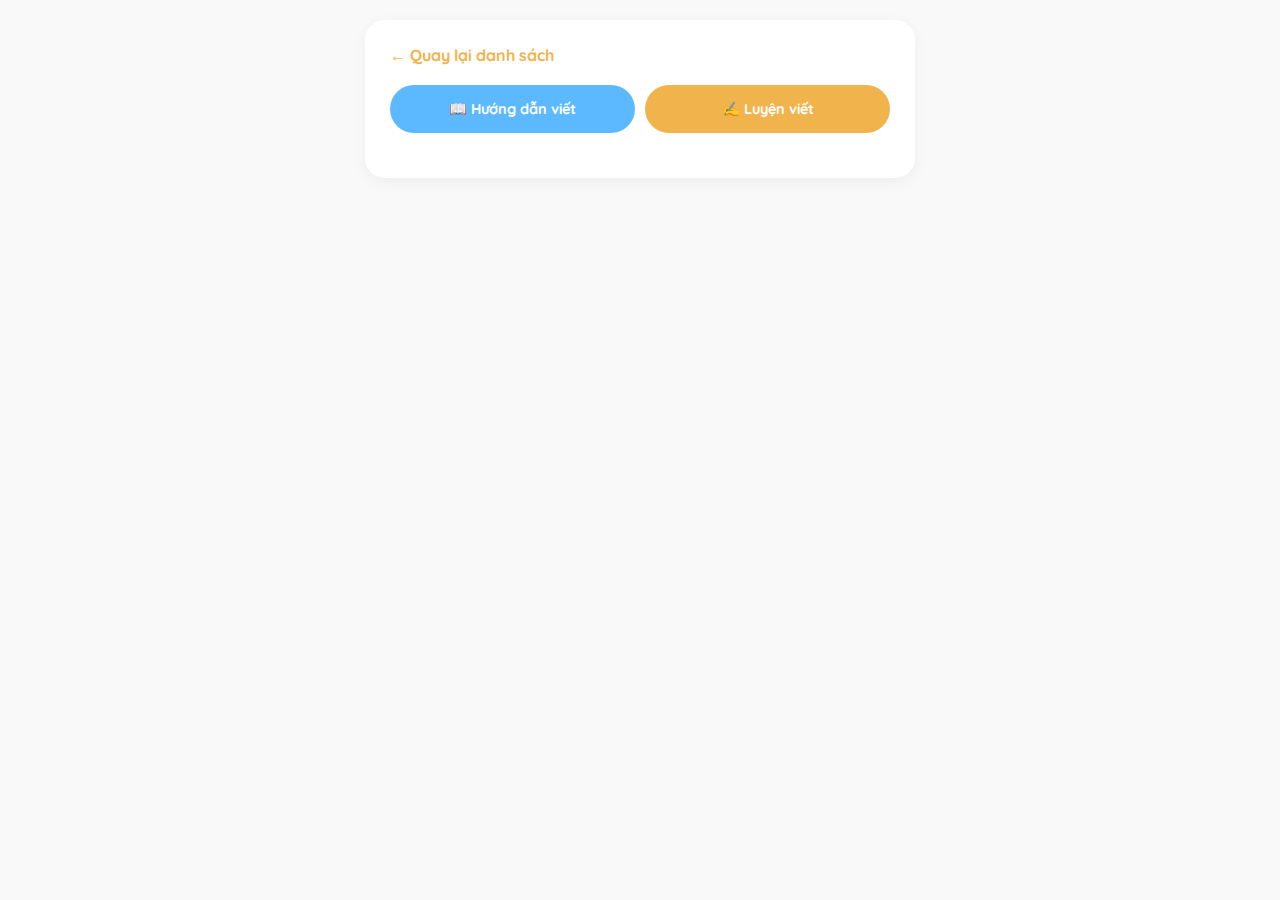
<file: pages/detail.html>
<!DOCTYPE html>
<html lang="vi">
<head>
    <meta charset="UTF-8">
    <meta name="viewport" content="width=device-width, initial-scale=1.0">
    <link rel="stylesheet" href="/css/font.css">
    <title>Chi tiết Kanji N5</title>
    <script src="/data-kanji/data-n5.js"></script>
    <style>
        body { font-family: 'Segoe UI', Tahoma, Geneva, Verdana, sans-serif; margin: 0; padding: 20px; background: #f9f9f9; color: #333; }
        .container { max-width: 500px; margin: 0 auto; background: white; padding: 25px; border-radius: 20px; box-shadow: 0 4px 15px rgba(0,0,0,0.05); }
        .back-btn { display: inline-block; margin-bottom: 20px; color: #f1b34c; text-decoration: none; font-weight: bold; }
        .header { display: flex; align-items: center; gap: 25px; margin-bottom: 30px; }
        .big-char { font-size: 80px; width: 120px; height: 120px; border: 3px solid #f1b34c; display: flex; align-items: center; justify-content: center; border-radius: 15px; background: #fffcf5; }
        
        /* Nhóm 2 nút bấm điều hướng */
        .action-group { display: flex; gap: 10px; margin-bottom: 20px; }
        .btn-action { flex: 1; border: none; padding: 15px; border-radius: 50px; font-weight: bold; cursor: pointer; transition: 0.3s; font-size: 0.9rem; display: flex; align-items: center; justify-content: center; gap: 8px; color: white; text-decoration: none; }
        .btn-practice { background: #5db9ff; } /* Màu xanh cho trang hướng dẫn */
        .btn-writing { background: #f1b34c; }  /* Màu vàng cho trang tập viết */
        .btn-action:hover { opacity: 0.9; transform: translateY(-2px); }

        .kanji-name h1 { margin: 0; font-size: 1.8rem; color: #000; }
        .info-row { display: flex; padding: 15px 0; border-bottom: 1px solid #eee; }
        .info-label { width: 100px; font-weight: bold; color: #888; font-size: 0.8rem; text-transform: uppercase; }
        .kana-text { font-size: 1.2rem; color: #d35400; font-weight: 500; }
        .example-box { margin-top: 25px; background: #fffcf5; padding: 20px; border-radius: 12px; border-left: 5px solid #f1b34c; }
    </style>
</head>
<body>

<div class="container">
    <a href="n5.html" class="back-btn">← Quay lại danh sách</a>
    
    <div id="content"></div>

    <div class="action-group">
        <button class="btn-action btn-practice" onclick="goToPage('practice.html')">📖 Hướng dẫn viết</button>
        <button class="btn-action btn-writing" onclick="goToPage('writing.html')">✍️ Luyện viết</button>
    </div>
</div>

<script>
    const urlParams = new URLSearchParams(window.location.search);
    const char = urlParams.get('k');

    if (char && kanjiData[char]) {
        const data = kanjiData[char];
        document.getElementById('content').innerHTML = `
            <div class="header">
                <div class="big-char">${char}</div>
                <div class="kanji-name">
                    <h1>${data.hán}</h1>
                    <p>${data.nghĩa}</p>
                </div>
            </div>
            <div class="info-section">
                <div class="info-row"><div class="info-label">Onyomi</div><div class="kana-text">${data.on}</div></div>
                <div class="info-row"><div class="info-label">Kunyomi</div><div class="kana-text">${data.kun}</div></div>
            </div>
        `;
    }

    function goToPage(page) {
        if (char) {
            window.location.href = `${page}?k=${encodeURIComponent(char)}`;
        }
    }
</script>
</body>
</html>
</file>
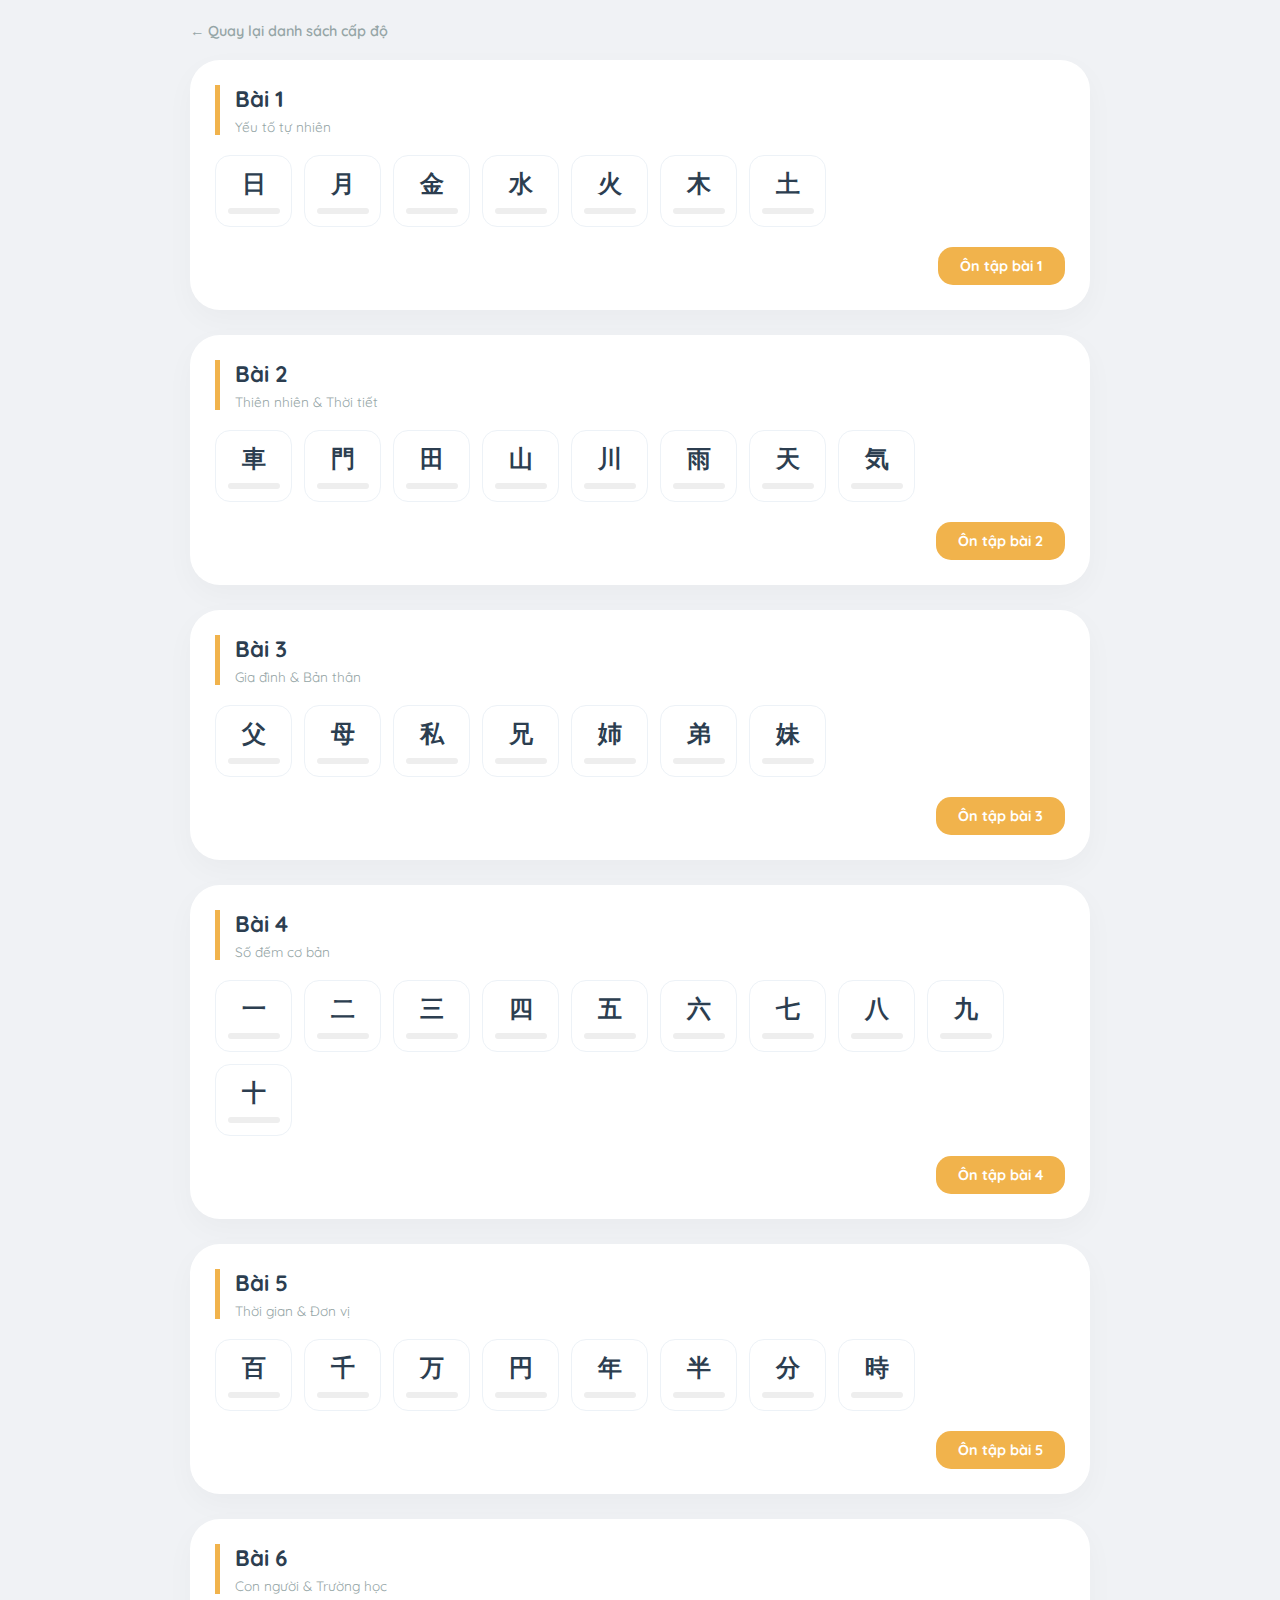
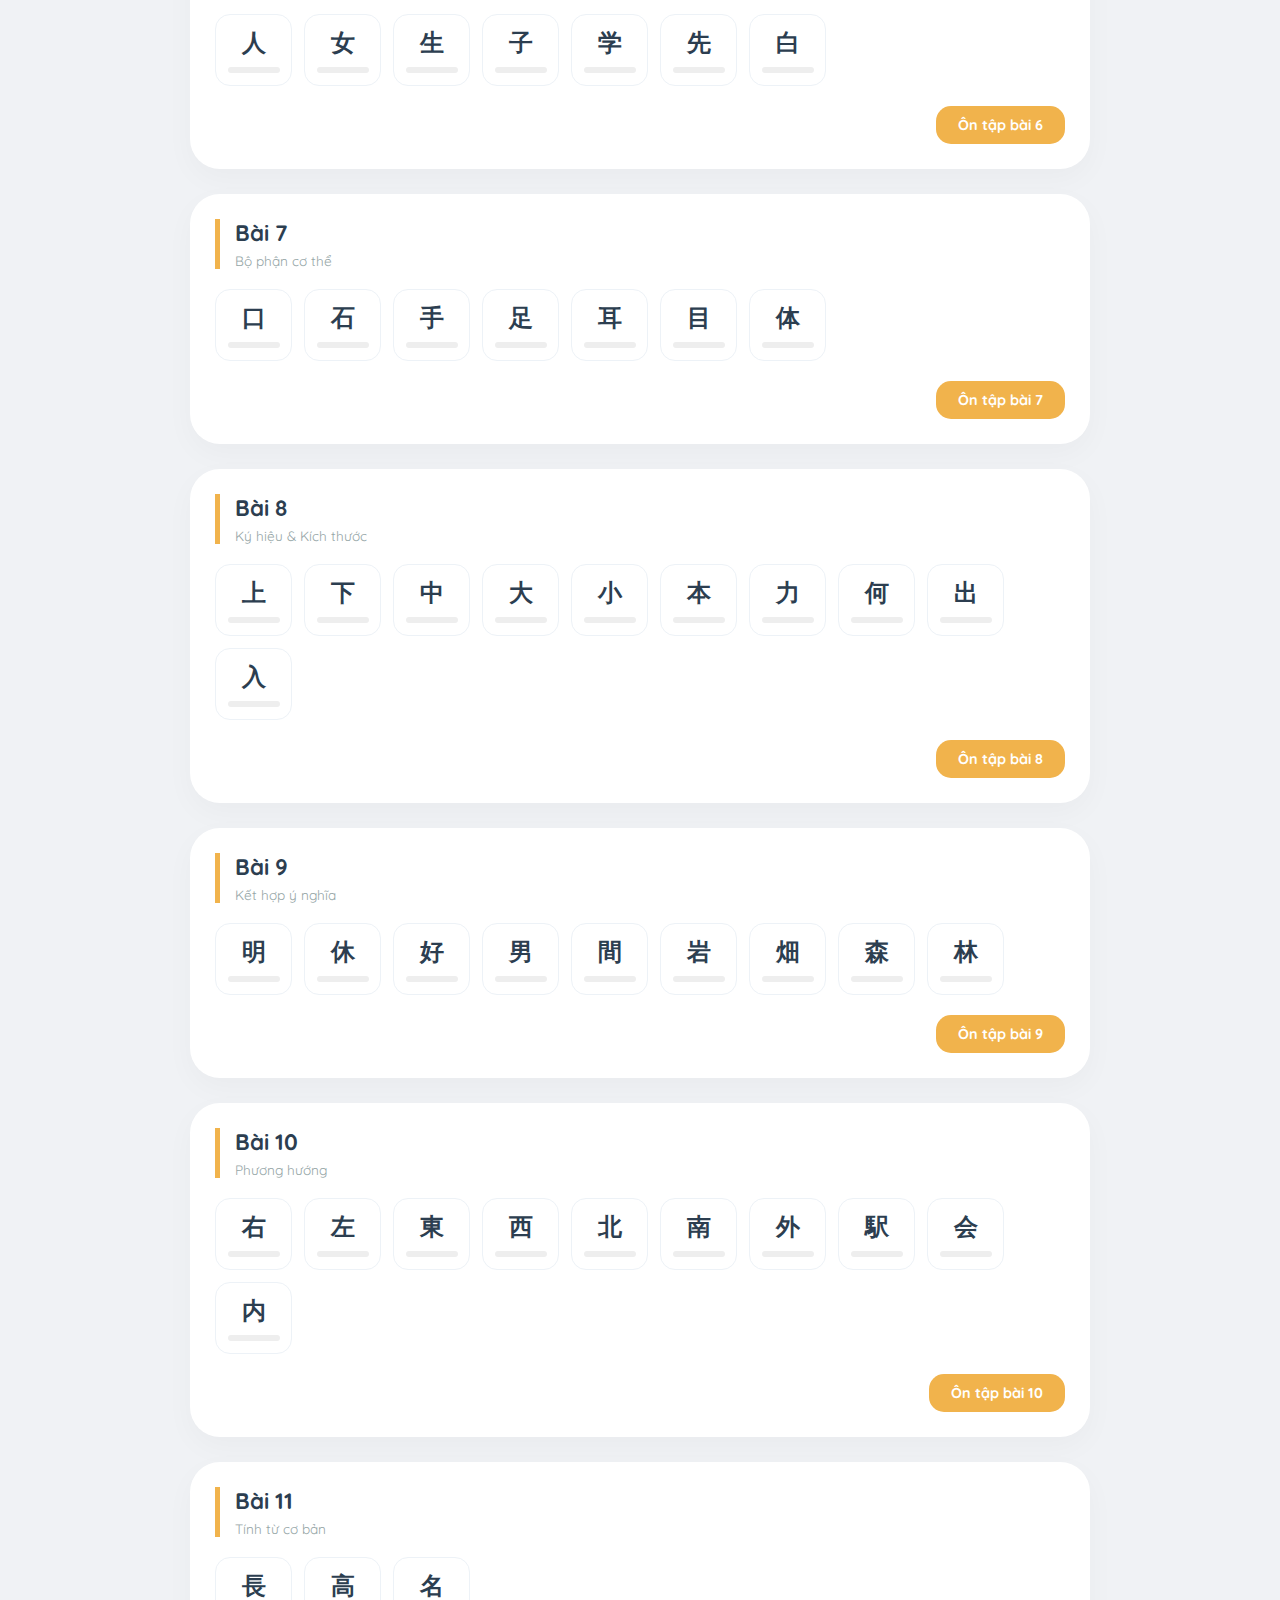
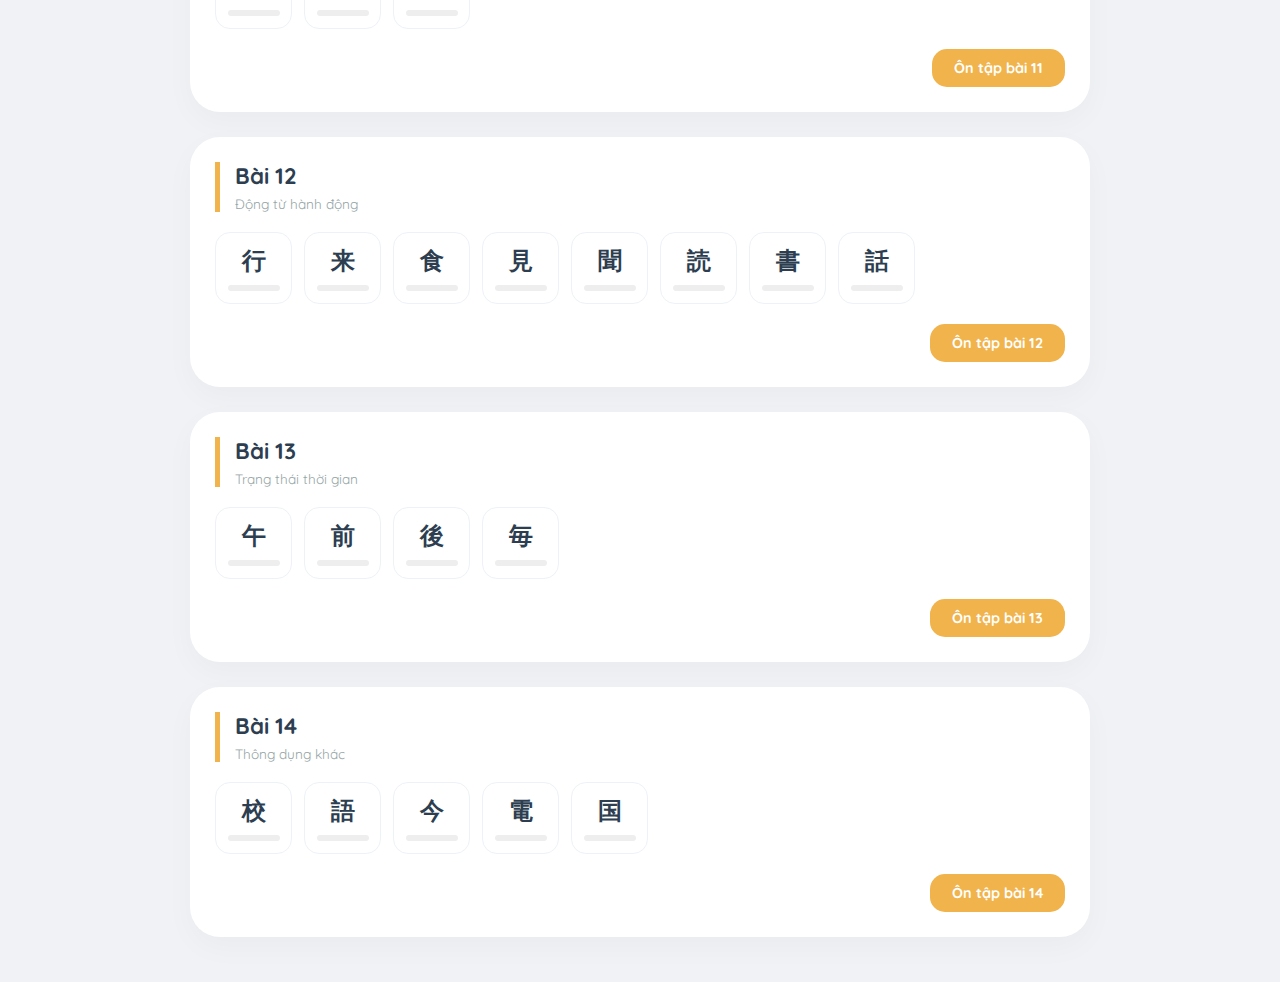
<file: pages/n5.html>
<!DOCTYPE html>
<html lang="vi">
<head>
    <meta charset="UTF-8">
    <meta name="viewport" content="width=device-width, initial-scale=1.0">
    <title>Danh sách Kanji N5 - 14 Bài học</title>
    <link rel="stylesheet" href="../css/font.css">
    <style>
        :root { 
            --primary-orange: #f1b34c; 
            --bg: #f0f2f5; 
            --text-main: #2c3e50; 
            --text-sub: #95a5a6; 
        }
        body { 
            font-family: 'Quicksand', sans-serif; 
            background: var(--bg); 
            margin: 0; padding: 20px; 
            color: var(--text-main); 
        }
        .container { max-width: 900px; margin: 0 auto; }
        
        .back-nav { 
            margin-bottom: 20px; 
            text-decoration: none; 
            color: var(--text-sub); 
            display: inline-block; 
            font-size: 0.9rem; 
            font-weight: 600;
        }

        .lesson-card { 
            background: white; 
            border-radius: 30px; 
            padding: 25px; 
            margin-bottom: 25px; 
            box-shadow: 0 10px 30px rgba(0,0,0,0.03); 
        }
        .lesson-header { 
            border-left: 5px solid var(--primary-orange); 
            padding-left: 15px; 
            margin-bottom: 20px; 
        }
        .lesson-header h2 { margin: 0; font-size: 1.4rem; }
        .lesson-header p { margin: 5px 0 0; color: var(--text-sub); font-size: 0.85rem; }

        .kanji-grid { 
            display: flex; 
            flex-wrap: wrap; 
            gap: 12px; 
            margin-bottom: 20px; 
        }

        .kanji-box { 
            background: white; 
            border: 1px solid #edf2f7; 
            border-radius: 15px; 
            width: 65px; 
            padding: 12px 5px; 
            text-align: center; 
            text-decoration: none; 
            color: inherit; 
            transition: all 0.2s ease; 
        }
        .kanji-box:hover { 
            transform: translateY(-3px); 
            box-shadow: 0 5px 15px rgba(0,0,0,0.05); 
            border-color: var(--primary-orange);
        }
        .kanji-char { 
            font-size: 1.5rem; 
            font-weight: 700; 
            display: block; 
            margin-bottom: 8px; 
        }

        .mini-p-container { 
            width: 80%; 
            height: 6px; 
            background: #eee; 
            border-radius: 10px; 
            margin: 0 auto; 
            overflow: hidden; 
        }
        .mini-p-bar { 
            height: 100%; 
            background: var(--primary-orange); 
            transition: width 0.4s ease; 
            width: 0%;
        }

        .btn-review { 
            background: var(--primary-orange); 
            color: white; 
            border: none; 
            padding: 10px 22px; 
            border-radius: 15px; 
            font-weight: 700; 
            cursor: pointer; 
            float: right; 
            text-decoration: none; 
            font-size: 0.9rem; 
        }
        .clearfix::after { content: ""; clear: both; display: table; }
    </style>
</head>
<body>

    <div class="container">
        <a href="../index.html" class="back-nav">← Quay lại danh sách cấp độ</a>
        <div id="lesson-list"></div>
    </div>

<script>
    const lessons = {
        "1": { title: "Yếu tố tự nhiên", chars: ['日', '月', '金', '水', '火', '木', '土'] },
        "2": { title: "Thiên nhiên & Thời tiết", chars: ['車', '門', '田', '山', '川', '雨', '天', '気'] },
        "3": { title: "Gia đình & Bản thân", chars: ['父', '母', '私', '兄', '姉', '弟', '妹'] },
        "4": { title: "Số đếm cơ bản", chars: ['一', '二', '三', '四', '五', '六', '七', '八', '九', '十'] },
        "5": { title: "Thời gian & Đơn vị", chars: ['百', '千', '万', '円', '年', '半', '分', '時'] },
        "6": { title: "Con người & Trường học", chars: ['人', '女', '生', '子', '学', '先', '白'] },
        "7": { title: "Bộ phận cơ thể", chars: ['口', '石', '手', '足', '耳', '目', '体'] },
        "8": { title: "Ký hiệu & Kích thước", chars: ['上', '下', '中', '大', '小', '本', '力', '何', '出', '入'] },
        "9": { title: "Kết hợp ý nghĩa", chars: ['明', '休', '好', '男', '間', '岩', '畑', '森', '林'] },
        "10": { title: "Phương hướng", chars: ['右', '左', '東', '西', '北', '南', '外', '駅', '会', '内'] },
        "11": { title: "Tính từ cơ bản", chars: ['長', '高', '名'] },
        "12": { title: "Động từ hành động", chars: ['行', '来', '食', '見', '聞', '読', '書', '話'] },
        "13": { title: "Trạng thái thời gian", chars: ['午', '前', '後', '毎'] },
        "14": { title: "Thông dụng khác", chars: ['校', '語', '今', '電', '国'] }
    };

    function renderLessons() {
        const list = document.getElementById('lesson-list');
        list.innerHTML = ''; 

        Object.keys(lessons).forEach(id => {
            const lesson = lessons[id];
            let charsHtml = '';

            lesson.chars.forEach(char => {
                const count = parseInt(localStorage.getItem(`count_${char}`) || 0);
                const percent = Math.min(count * 20, 100);

                charsHtml += `
                    <a href="detail.html?k=${encodeURIComponent(char)}" class="kanji-box">
                        <span class="kanji-char">${char}</span>
                        <div class="mini-p-container">
                            <div class="mini-p-bar" style="width: ${percent}%"></div>
                        </div>
                    </a>`;
            });

            list.innerHTML += `
                <div class="lesson-card">
                    <div class="lesson-header">
                        <h2>Bài ${id}</h2>
                        <p>${lesson.title}</p>
                    </div>
                    <div class="kanji-grid">${charsHtml}</div>
                    <div class="clearfix">
                        <a href="review.html?lesson=${id}" class="btn-review">Ôn tập bài ${id}</a>
                    </div>
                </div>`;
        });
    }

    // Sử dụng pageshow để cập nhật ngay khi nhấn nút "Xong" từ writing.html quay lại
    window.addEventListener('pageshow', renderLessons);
</script>
</body>
</html>
</file>
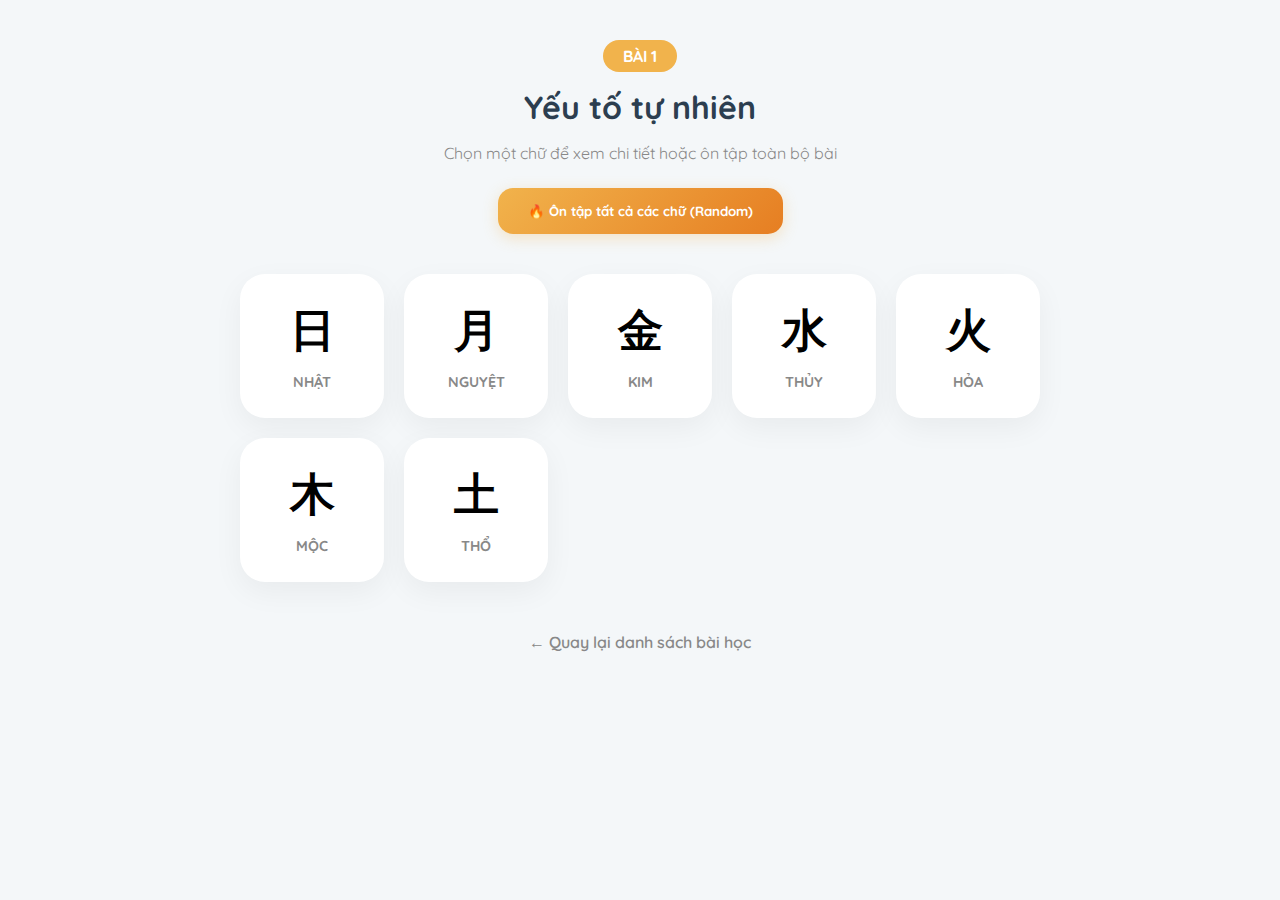
<file: pages/review.html>
<!DOCTYPE html>
<html lang="vi">
<head>
    <meta charset="UTF-8">
    <meta name="viewport" content="width=device-width, initial-scale=1.0">
    <link rel="stylesheet" href="../css/font.css">
    <script src="../data-kanji/data-n5.js"></script>
    <title>Ôn tập bài học</title>
    <style>
        :root { --primary-orange: #f1b34c; --bg: #f4f7f9; }
        body { font-family: 'Quicksand', sans-serif; background: var(--bg); margin: 0; padding: 20px; text-align: center; }
        .lesson-tag { background: var(--primary-orange); color: white; padding: 6px 20px; border-radius: 20px; font-weight: 700; display: inline-block; margin-top: 20px; }
        h1 { margin: 15px 0; color: #2c3e50; }
        .btn-all { background: linear-gradient(135deg, #f1b34c, #e67e22); color: white; border: none; padding: 15px 30px; border-radius: 15px; font-weight: 700; cursor: pointer; margin-bottom: 40px; box-shadow: 0 4px 15px rgba(241,179,76,0.3); font-family: 'Quicksand'; }
        
        .grid { display: grid; grid-template-columns: repeat(auto-fill, minmax(130px, 1fr)); gap: 20px; max-width: 800px; margin: 0 auto; }
        .card { background: white; border-radius: 25px; padding: 25px; text-decoration: none; color: inherit; box-shadow: 0 10px 30px rgba(0,0,0,0.05); transition: 0.3s; border: 2px solid transparent; }
        .card:hover { transform: translateY(-5px); border-color: var(--primary-orange); }
        .kanji { font-size: 2.8rem; font-weight: 700; display: block; margin-bottom: 10px; }
        .hán { font-size: 0.9rem; color: #888; font-weight: 700; text-transform: uppercase; }
        .back { display: block; margin-top: 50px; color: #888; text-decoration: none; font-weight: 600; }
    </style>
</head>
<body>
    <div id="lesson-tag" class="lesson-tag">BÀI ...</div>
    <h1 id="lesson-title">Đang tải...</h1>
    <p style="color: #888; margin-bottom: 25px;">Chọn một chữ để xem chi tiết hoặc ôn tập toàn bộ bài</p>
    <button id="btn-review-all" class="btn-all">🔥 Ôn tập tất cả các chữ (Random)</button>
    <div class="grid" id="kanji-list"></div>
    <a href="n5.html" class="back">← Quay lại danh sách bài học</a>

<script>
    const lessons = { /* Chép toàn bộ mảng lessons 14 bài từ file n5.html vào đây */ 
        "1": { title: "Yếu tố tự nhiên", chars: ['日', '月', '金', '水', '火', '木', '土'] },
        "2": { title: "Thiên nhiên & Thời tiết", chars: ['車', '門', '田', '山', '川', '雨', '天', '気'] },
        "3": { title: "Gia đình & Bản thân", chars: ['父', '母', '私', '兄', '姉', '弟', '妹'] },
        "4": { title: "Số đếm cơ bản (1-10)", chars: ['一', '二', '三', '四', '五', '六', '七', '八', '九', '十'] },
        "5": { title: "Thời gian & Đơn vị", chars: ['百', '千', '万', '円', '年', '半', '分', '時'] },
        "6": { title: "Con người & Trường học", chars: ['人', '女', '生', '子', '学', '先', '白'] },
        "7": { title: "Bộ phận cơ thể", chars: ['口', '石', '手', '足', '耳', '目', '体'] },
        "8": { title: "Ký hiệu & Kích thước", chars: ['上', '下', '中', '大', '小', '本', '力', '何', '出', '入'] },
        "9": { title: "Kết hợp ý nghĩa", chars: ['明', '休', '好', '男', '間', '岩', '畑', '森', '林'] },
        "10": { title: "Phương hướng", chars: ['右', '左', '東', '西', '北', '南', '外', '駅', '会', '内'] },
        "11": { title: "Tính từ cơ bản", chars: ['長', '高', '名'] },
        "12": { title: "Động từ hành động", chars: ['行', '来', '食', '見', '聞', '読', '書', '話'] },
        "13": { title: "Trạng thái thời gian", chars: ['午', '前', '後', '毎'] },
        "14": { title: "Thông dụng khác", chars: ['校', '語', '今', '電', '国'] }
    };

    const urlParams = new URLSearchParams(window.location.search);
    const lessonId = urlParams.get('lesson') || "1";
    const lesson = lessons[lessonId];

    if (lesson) {
        document.getElementById('lesson-tag').innerText = `BÀI ${lessonId}`;
        document.getElementById('lesson-title').innerText = lesson.title;
        document.getElementById('btn-review-all').onclick = () => window.location.href = `review-all.html?lesson=${lessonId}`;

        const list = document.getElementById('kanji-list');
        lesson.chars.forEach(c => {
            const hán = (typeof kanjiData !== 'undefined' && kanjiData[c]) ? kanjiData[c].hán : "KANJI";
            list.innerHTML += `
                <a href="detail.html?k=${encodeURIComponent(c)}" class="card">
                    <span class="kanji">${c}</span>
                    <span class="hán">${hán}</span>
                </a>`;
        });
    }
</script>
</body>
</html>
</file>
<file: css/font.css>
/* Khai báo Font Quicksand từ thư mục địa phương */

@font-face {
    font-family: 'Quicksand';
    src: url('../font/Quicksand-Light.ttf') format('truetype');
    font-weight: 300;
    font-style: normal;
}

@font-face {
    font-family: 'Quicksand';
    src: url('../font/Quicksand-Regular.ttf') format('truetype');
    font-weight: 400;
    font-style: normal;
}

@font-face {
    font-family: 'Quicksand';
    src: url('../font/Quicksand-Medium.ttf') format('truetype');
    font-weight: 500;
    font-style: normal;
}

@font-face {
    font-family: 'Quicksand';
    src: url('../font/Quicksand-SemiBold.ttf') format('truetype');
    font-weight: 600;
    font-style: normal;
}

@font-face {
    font-family: 'Quicksand';
    src: url('../font/Quicksand-Bold.ttf') format('truetype');
    font-weight: 700;
    font-style: normal;
}

/* Áp dụng mặc định cho toàn bộ trang web */
* {
    font-family: 'Quicksand', sans-serif;
}
</file>
